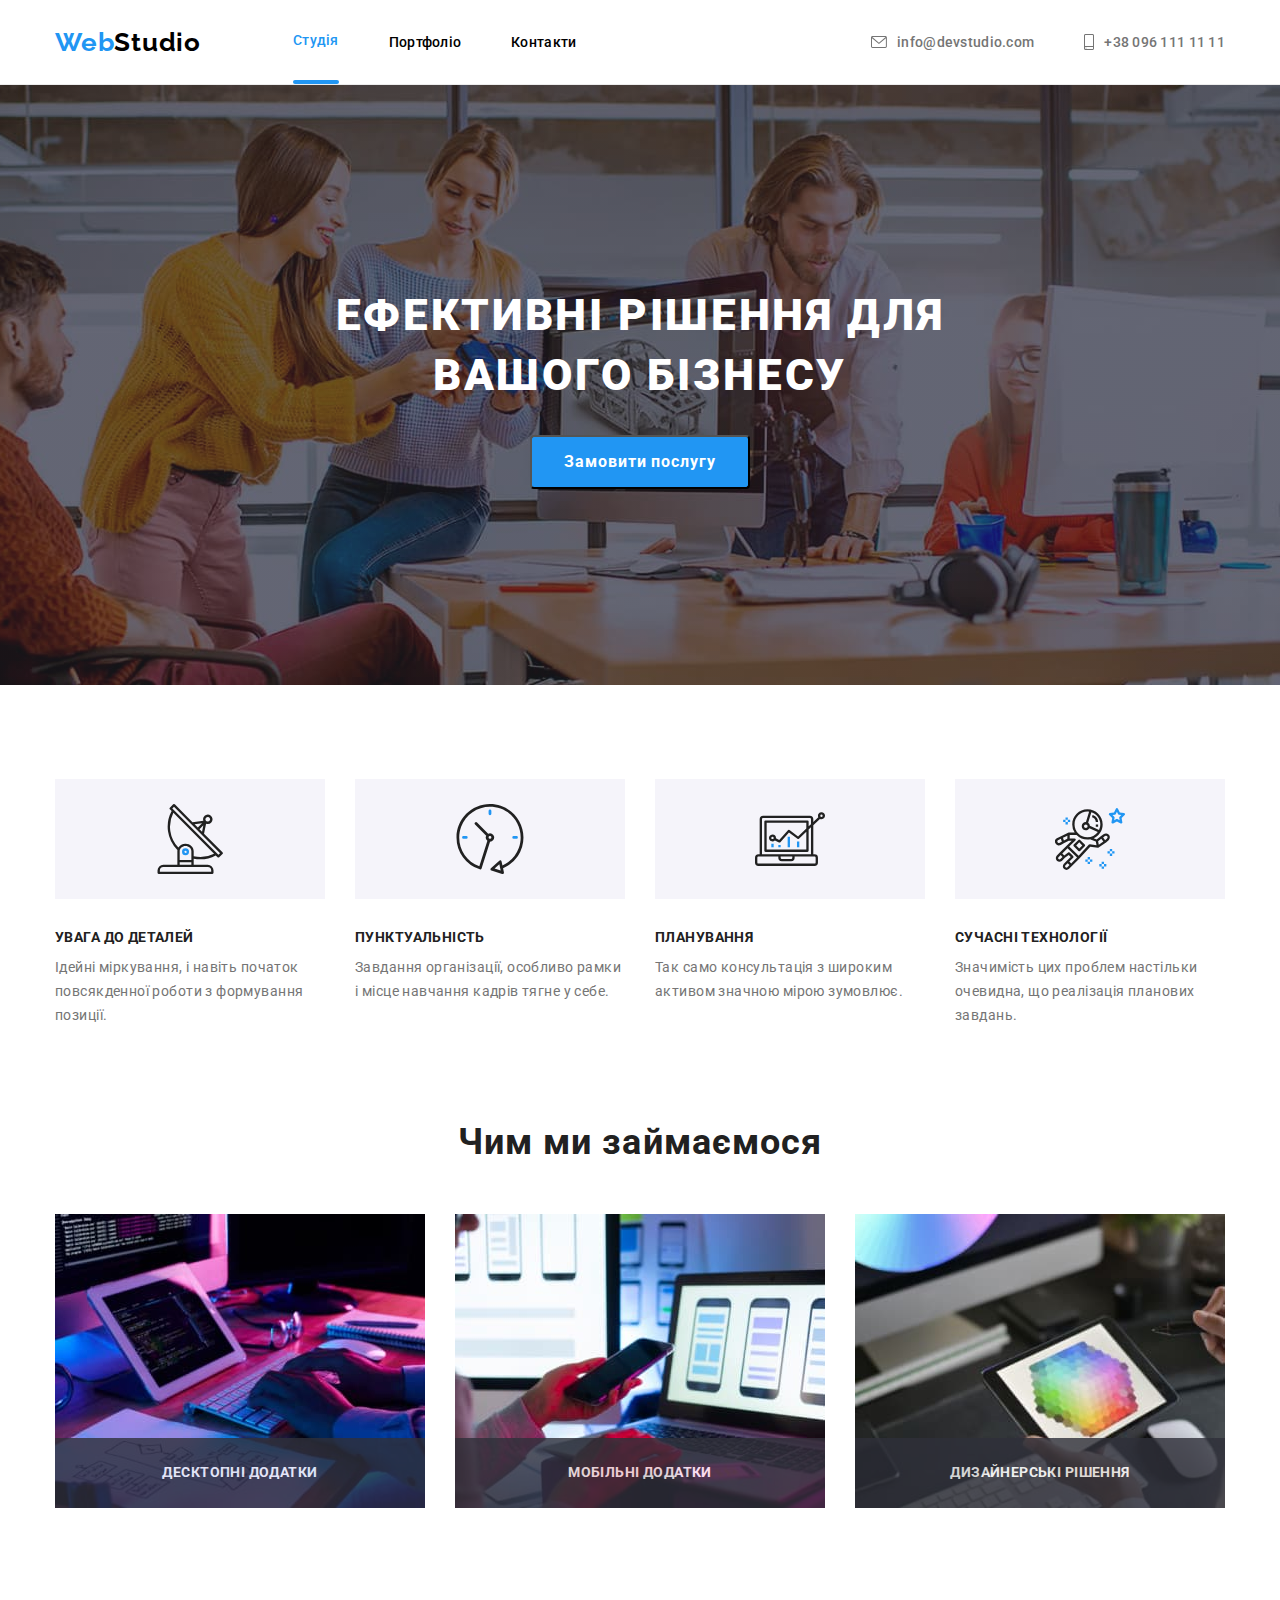
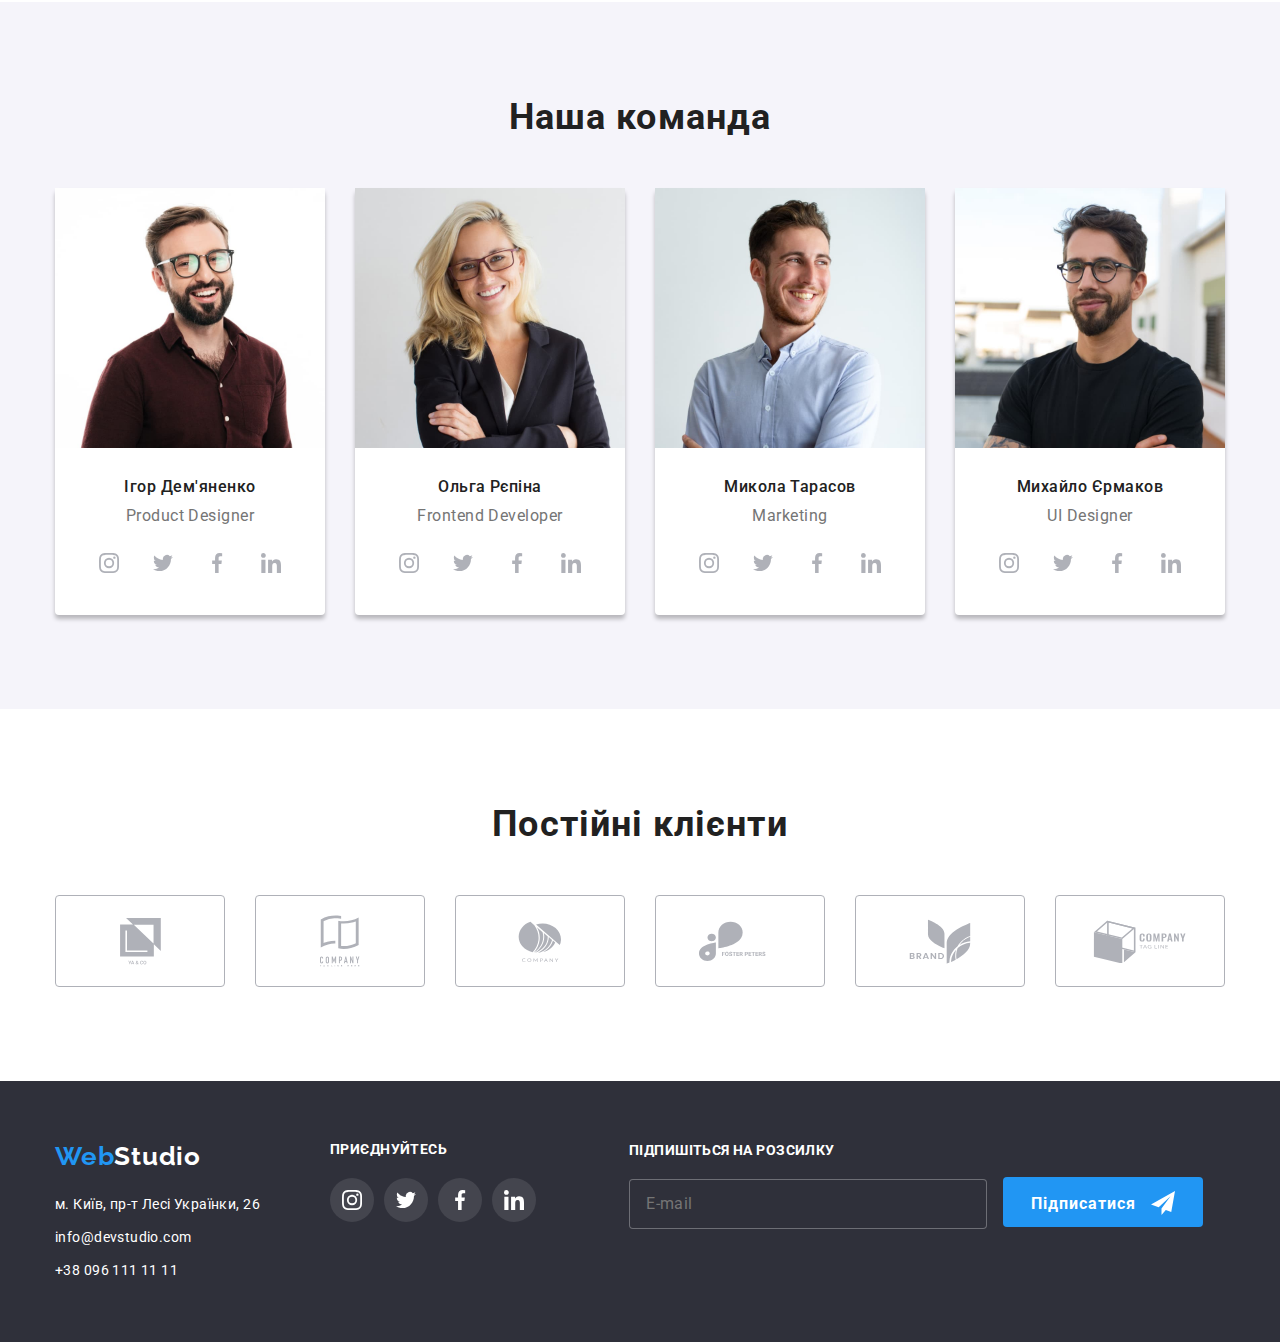
<file: index.html>
<!DOCTYPE html>
<html lang="uk">
  <head>
    <meta charset="UTF-8" />
    <meta http-equiv="X-UA-Compatible" content="IE=edge" />
    <meta name="viewport" content="width=device-width, initial-scale=1.0" />
    <title>Головна</title>
    <link rel="preconnect" href="https://fonts.googleapis.com" />
    <link rel="preconnect" href="https://fonts.gstatic.com" crossorigin />
    <link
      rel="stylesheet"
      href="https://cdnjs.cloudflare.com/ajax/libs/modern-normalize/1.1.0/modern-normalize.min.css"
    />
    <link
      href="https://fonts.googleapis.com/css2?family=Montserrat&family=Raleway:wght@700&family=Roboto:wght@400;500;700;900&display=swap"
      rel="stylesheet"
    />
    <link rel="stylesheet" href="./css/main.min.css" />
  </head>
  <body>
    <header>
      <div class="header container">
        <nav class="header-nav-box">
          <a
            class="header-logo"
            href=" https://hannayeromina.github.io/goit-markup-hw-03/"
            lang="en"
            ><span class="logo__span">Web</span>Studio</a
          >
          <ul class="header-nav-site">
            <li class="header-nav-site__list header-nav-site__list--line">
              <a class="header-nav-site__link header-nav-site__link--blue" href="./index.html">Студія</a>
            </li>
            <li class="header-nav-site__list">
              <a class="header-nav-site__link" href="./portfolio.html">Портфоліо</a>
            </li>
            <li class="header-nav-site__list">
              <a class="header-nav-site__link" href="/">Контакти</a>
            </li>
          </ul>
        </nav>
        <ul class="header-contact list">
          <li class="header-contact__list">
            <a class="header-contact__link" href="mailto:info@devstudio.com"
              ><svg width="16" height="12" class="header-contact__icon">
                <use href="./images/icons.svg#icon-envelope"></use>
              </svg>
              info@devstudio.com</a
            >
          </li>
          <li class="header-contact__list">
            <a class="header-contact__link" href="tel:+380961111111"
              ><svg width="10" height="16" class="header-contact__icon">
                <use href="./images/icons.svg#icon-smartphone"></use>
              </svg>
              +38 096 111 11 11</a
            >
          </li>
        </ul>
      </div>
    </header>
    <main>
      <section class="hero">
        <div class="container">
          <h1 class="hero__title">Ефективні рішення для вашого бізнесу</h1>
          <button data-modal-open class="hero-button" type="button">
            Замовити послугу
          </button>
        </div>
      </section>
      <section class="benefits">
        <h2 class="hidden">Переваги</h2>
        <div class="container">
          <ul class="benefits-card list">
            <li class="benefits-card__list">
              <div class="benefits-card__box">
                <svg class="benefits-card__icon">
                  <use href="./images/icons.svg#icon-antenna"></use>
                </svg>
              </div>
              <h3 class="benefits-card__title">УВАГА ДО ДЕТАЛЕЙ</h3>
              <p class="benefits-card__text">
                Ідейні міркування, і навіть початок повсякденної роботи з
                формування позиції.
              </p>
            </li>
            <li class="benefits-card__list">
              <div class="benefits-card__box">
                <svg class="benefits-card__icon">
                  <use href="./images/icons.svg#icon-watch"></use>
                </svg>
              </div>
              <h3 class="benefits-card__title">ПУНКТУАЛЬНІСТЬ</h3>
              <p class="benefits-card__text">
                Завдання організації, особливо рамки і місце навчання кадрів
                тягне у себе.
              </p>
            </li>
            <li class="benefits-card__list">
              <div class="benefits-card__box">
                <svg class="benefits-card__icon">
                  <use href="./images/icons.svg#icon-planning"></use>
                </svg>
              </div>
              <h3 class="benefits-card__title">ПЛАНУВАННЯ</h3>
              <p class="benefits-card__text">
                Так само консультація з широким активом значною мірою зумовлює.
              </p>
            </li>
            <li class="benefits-card__list">
              <div class="benefits-card__box">
                <svg class="benefits-card__icon">
                  <use href="./images/icons.svg#icon-astronaut"></use>
                </svg>
              </div>
              <h3 class="benefits-card__title">СУЧАСНІ ТЕХНОЛОГІЇ</h3>
              <p class="benefits-card__text">
                Значимість цих проблем настільки очевидна, що реалізація
                планових завдань.
              </p>
            </li>
          </ul>
        </div>
      </section>
      <section class="developments">
        <div class="container">
          <h2 class="second-title developments__title">Чим ми займаємося</h2>
          <ul class="list developments-card">
            <li class="developments-card__list">
              <img
                class="developments-card__image"
                src="./images/box1s.jpg"
                alt="Написання коду"
                width="370"
                height="294"
              />
              <p class="developments-card__text">Десктопні додатки</p>
            </li>
            <li class="developments-card__list">
              <img
                class="developments-card__image"
                src="./images/box2s.jpg"
                alt="Розробка мобільних додатків"
                width="370"
                height="294"
              />
              <p class="developments-card__text">Мобільні додатки</p>
            </li>
            <li class="developments-card__list">
              <img
                class="developments-card__image"
                src="./images/box3s.jpg"
                alt="Веб-дизайн"
                width="370"
                height="294"
              />
              <p class="developments-card__text">Дизайнерські рішення</p>
            </li>
          </ul>
        </div>
      </section>
      <section class="team">
        <div class="container">
          <h2 class="second-title">Наша команда</h2>
          <ul class="list team-card">
            <li class="team-card__list">
              <img
                class="team-card__foto"
                src="./images/foto1s.jpg"
                alt="Фотопортрет Ігоря"
                width="270"
                height="260"
              />
              <h3 class="team-card__name">Ігор Дем'яненко</h3>
              <p class="team-card__job" lang="en">Product Designer</p>
              <ul class="team-card__networks list">
                <li>
                  <a class="team-card__icon" href="/">
                    <svg width="20" height="20">
                      <use href="./images/icons.svg#icon-instagram"></use>
                    </svg>
                  </a>
                </li>
                <li>
                  <a class="team-card__icon" href="/">
                    <svg width="20" height="20">
                      <use href="./images/icons.svg#icon-twitter"></use>
                    </svg>
                  </a>
                </li>
                <li>
                  <a class="team-card__icon" href="/">
                    <svg width="20" height="20">
                      <use href="./images/icons.svg#icon-facebook"></use>
                    </svg>
                  </a>
                </li>
                <li>
                  <a class="team-card__icon" href="/">
                    <svg width="20" height="20">
                      <use href="./images/icons.svg#icon-linkedin"></use>
                    </svg>
                  </a>
                </li>
              </ul>
            </li>
            <li class="team-card__list">
              <img
                class="team-card__foto"
                src="./images/foto2s.jpg"
                alt="Фотопортрет Ольги"
                width="270"
                height="260"
              />
              <h3 class="team-card__name">Ольга Рєпіна</h3>
              <p class="team-card__job" lang="en">Frontend Developer</p>
              <ul class="team-card__networks list">
                <li>
                  <a class="team-card__icon" href="/">
                    <svg width="20" height="20">
                      <use href="./images/icons.svg#icon-instagram"></use>
                    </svg>
                  </a>
                </li>
                <li>
                  <a class="team-card__icon" href="/">
                    <svg width="20" height="20">
                      <use href="./images/icons.svg#icon-twitter"></use>
                    </svg>
                  </a>
                </li>
                <li>
                  <a class="team-card__icon" href="/">
                    <svg width="20" height="20">
                      <use href="./images/icons.svg#icon-facebook"></use>
                    </svg>
                  </a>
                </li>
                <li>
                  <a class="team-card__icon" href="/">
                    <svg width="20" height="20">
                      <use href="./images/icons.svg#icon-linkedin"></use>
                    </svg>
                  </a>
                </li>
              </ul>
            </li>
            <li class="team-card__list">
              <img
                class="team-card__foto"
                src="./images/foto3s.jpg"
                alt="Фотопортрет Миколи"
                width="270"
                height="260"
              />
              <h3 class="team-card__name">Микола Тарасов</h3>
              <p class="team-card__job" lang="en">Marketing</p>
              <ul class="team-card__networks list">
                <li>
                  <a class="team-card__icon" href="/">
                    <svg width="20" height="20">
                      <use href="./images/icons.svg#icon-instagram"></use>
                    </svg>
                  </a>
                </li>
                <li>
                  <a class="team-card__icon" href="/">
                    <svg width="20" height="20">
                      <use href="./images/icons.svg#icon-twitter"></use>
                    </svg>
                  </a>
                </li>
                <li>
                  <a class="team-card__icon" href="/">
                    <svg width="20" height="20">
                      <use href="./images/icons.svg#icon-facebook"></use>
                    </svg>
                  </a>
                </li>
                <li>
                  <a class="team-card__icon" href="/">
                    <svg width="20" height="20">
                      <use href="./images/icons.svg#icon-linkedin"></use>
                    </svg>
                  </a>
                </li>
              </ul>
            </li>
            <li class="team-card__list">
              <img
                class="team-card__foto"
                src="./images/foto4s.jpg"
                alt="Фотопортрет Михайла"
                width="270"
                height="260"
              />
              <h3 class="team-card__name">Михайло Єрмаков</h3>
              <p class="team-card__job" lang="en">UI Designer</p>
              <ul class="team-card__networks list">
                <li>
                  <a class="team-card__icon" href="/">
                    <svg width="20" height="20">
                      <use href="./images/icons.svg#icon-instagram"></use>
                    </svg>
                  </a>
                </li>
                <li>
                  <a class="team-card__icon" href="/">
                    <svg width="20" height="20">
                      <use href="./images/icons.svg#icon-twitter"></use>
                    </svg>
                  </a>
                </li>
                <li>
                  <a class="team-card__icon" href="/">
                    <svg width="20" height="20">
                      <use href="./images/icons.svg#icon-facebook"></use>
                    </svg>
                  </a>
                </li>
                <li>
                  <a class="team-card__icon" href="/">
                    <svg width="20" height="20">
                      <use href="./images/icons.svg#icon-linkedin"></use>
                    </svg>
                  </a>
                </li>
              </ul>
            </li>
          </ul>
        </div>
      </section>
      <section class="customers">
        <div class="container">
          <h2 class="second-title">Постійні клієнти</h2>
          <ul class="customers-card">
            <li class="customers-card__list">
              <a class="customers-card__link" href="/">
                <svg width="41" height="46.7">
                  <use href="./images/icons.svg#icon-client-1"></use>
                </svg>
              </a>
            </li>
            <li class="customers-card__list">
              <a class="customers-card__link" href="/">
                <svg width="40" height="52">
                  <use href="./images/icons.svg#icon-client-2"></use>
                </svg>
              </a>
            </li>
            <li class="customers-card__list">
              <a class="customers-card__link" href="/">
                <svg width="43.46" height="41.18">
                  <use href="./images/icons.svg#icon-client-3"></use>
                </svg>
              </a>
            </li>
            <li class="customers-card__list">
              <a class="customers-card__link" href="/">
                <svg width="84.44" height="40.62">
                  <use href="./images/icons.svg#icon-client-4"></use>
                </svg>
              </a>
            </li>
            <li class="customers-card__list">
              <a class="customers-card__link" href="/">
                <svg width="62.54" height="45.43">
                  <use href="./images/icons.svg#icon-client-5"></use>
                </svg>
              </a>
            </li>
            <li class="customers-card__list">
              <a class="customers-card__link" href="/">
                <svg width="93.79" height="43.93">
                  <use href="./images/icons.svg#icon-client-6"></use>
                </svg>
              </a>
            </li>
          </ul>
        </div>
      </section>
    </main>
    <footer class="footer">
      <div class="container footer-box">
        <div class="footer-box-contact">
          <a
            class="footer-logo"
            href="https://hannayeromina.github.io/goit-markup-hw-01/"
            lang="en"
            ><span class="logo__span">Web</span>Studio</a
          >
          <address>
            <ul class="list footer-contact">
              <li>
                <a
                  class="footer-contact__address"
                  href="https://goo.gl/maps/ZajisYMfi6u8uZzd6"
                  >м. Київ, пр-т Лесі Українки, 26</a
                >
              </li>
              <li>
                <a class="footer-contact__contact" href="mailto:info@devstudio.com"
                  >info@devstudio.com</a
                >
              </li>
              <li>
                <a class="footer-contact__contact" href="tel:+380961111111"
                  >+38 096 111 11 11</a
                >
              </li>
            </ul>
          </address>
        </div>
        <div class="footer-network">
          <p class="footer-network__text">приєднуйтесь</p>
          <ul class="footer-network__box list">
            <li>
              <a class="footer-network__icon" href="/">
                <svg width="20" height="20">
                  <use href="./images/icons.svg#icon-instagram"></use>
                </svg>
              </a>
            </li>
            <li>
              <a class="footer-network__icon" href="/">
                <svg width="20" height="20">
                  <use href="./images/icons.svg#icon-twitter"></use>
                </svg>
              </a>
            </li>
            <li>
              <a class="footer-network__icon" href="/">
                <svg width="20" height="20">
                  <use href="./images/icons.svg#icon-facebook"></use>
                </svg>
              </a>
            </li>
            <li>
              <a class="footer-network__icon" href="/">
                <svg width="20" height="20">
                  <use href="./images/icons.svg#icon-linkedin"></use>
                </svg>
              </a>
            </li>
          </ul>
        </div>
        <div>
          <form name="form-footer">
            <div class="footer-form">
              <label class="footer-form__label" for="email-footer"
                >Підпишіться на розсилку</label
              >
              <input
                class="footer-form__input"
                type="email"
                name="email-footer"
                id="email-footer"
                placeholder="E-mail"
              />
            </div>
            <button class="footer-button" type="submit">
              Підписатися
              <svg class="footer-button__icon" width="24" height="24">
                <use href="./images/icons.svg#icon-send"></use>
              </svg>
            </button>
          </form>
        </div>
      </div>
    </footer>
    <div class="backdrop is-hidden" data-modal>
      <div class="modal">
        <button class="button-modal" data-modal-close>
          <img src="./images/vector.png" alt="Закрити" />
        </button>
        <form class="form-modal" name="form-modal">
          <p class="form-modal__text">Залиште свої дані, ми вам передзвонимо</p>
          <label class="form-modal__label" for="name">Ім'я</label>
          <div class="form-modal__box">
            <input class="form-modal__input" type="text" name="name" id="name" />
            <svg class="form-modal__icon" width="18" height="18">
              <use href="./images/icons.svg#icon-person"></use>
            </svg>
          </div>
          <label class="form-modal__label" for="tel">Телефон</label>
          <div class="form-modal__box">
            <input class="form-modal__input" type="tel" name="tel" id="tel" />
            <svg class="form-modal__icon" width="18" height="18">
              <use href="./images/icons.svg#icon-phone"></use>
            </svg>
          </div>
          <label class="form-modal__label" for="email">Пошта</label>
          <div class="form-modal__box">
            <input class="form-modal__input" type="email" name="email" id="email" />
            <svg class="form-modal__icon" width="18" height="18">
              <use href="./images/icons.svg#icon-vector"></use>
            </svg>
          </div>
          <label class="form-modal__label" for="comment">Коментар</label>
          <textarea
            class="form-modal__comment"
            name="comment"
            id="comment"
            placeholder="Введіть текст"
          ></textarea>
          <label class="form-modal__agreement"
            ><input
              class="form-modal__checkbox"
              type="checkbox"
              name="agreement"
              value="agreement"
            />
            <span class="form-modal__span"></span>
            Погоджуюся з розсилкою та приймаю
            <a class="form-modal__link" href="/">Умови договору</a></label
          >
          <button class="form-button" type="submit">Відправити</button>
        </form>
      </div>
    </div>
    <script src="./js/modal.js"></script>
  </body>
</html>
</file>
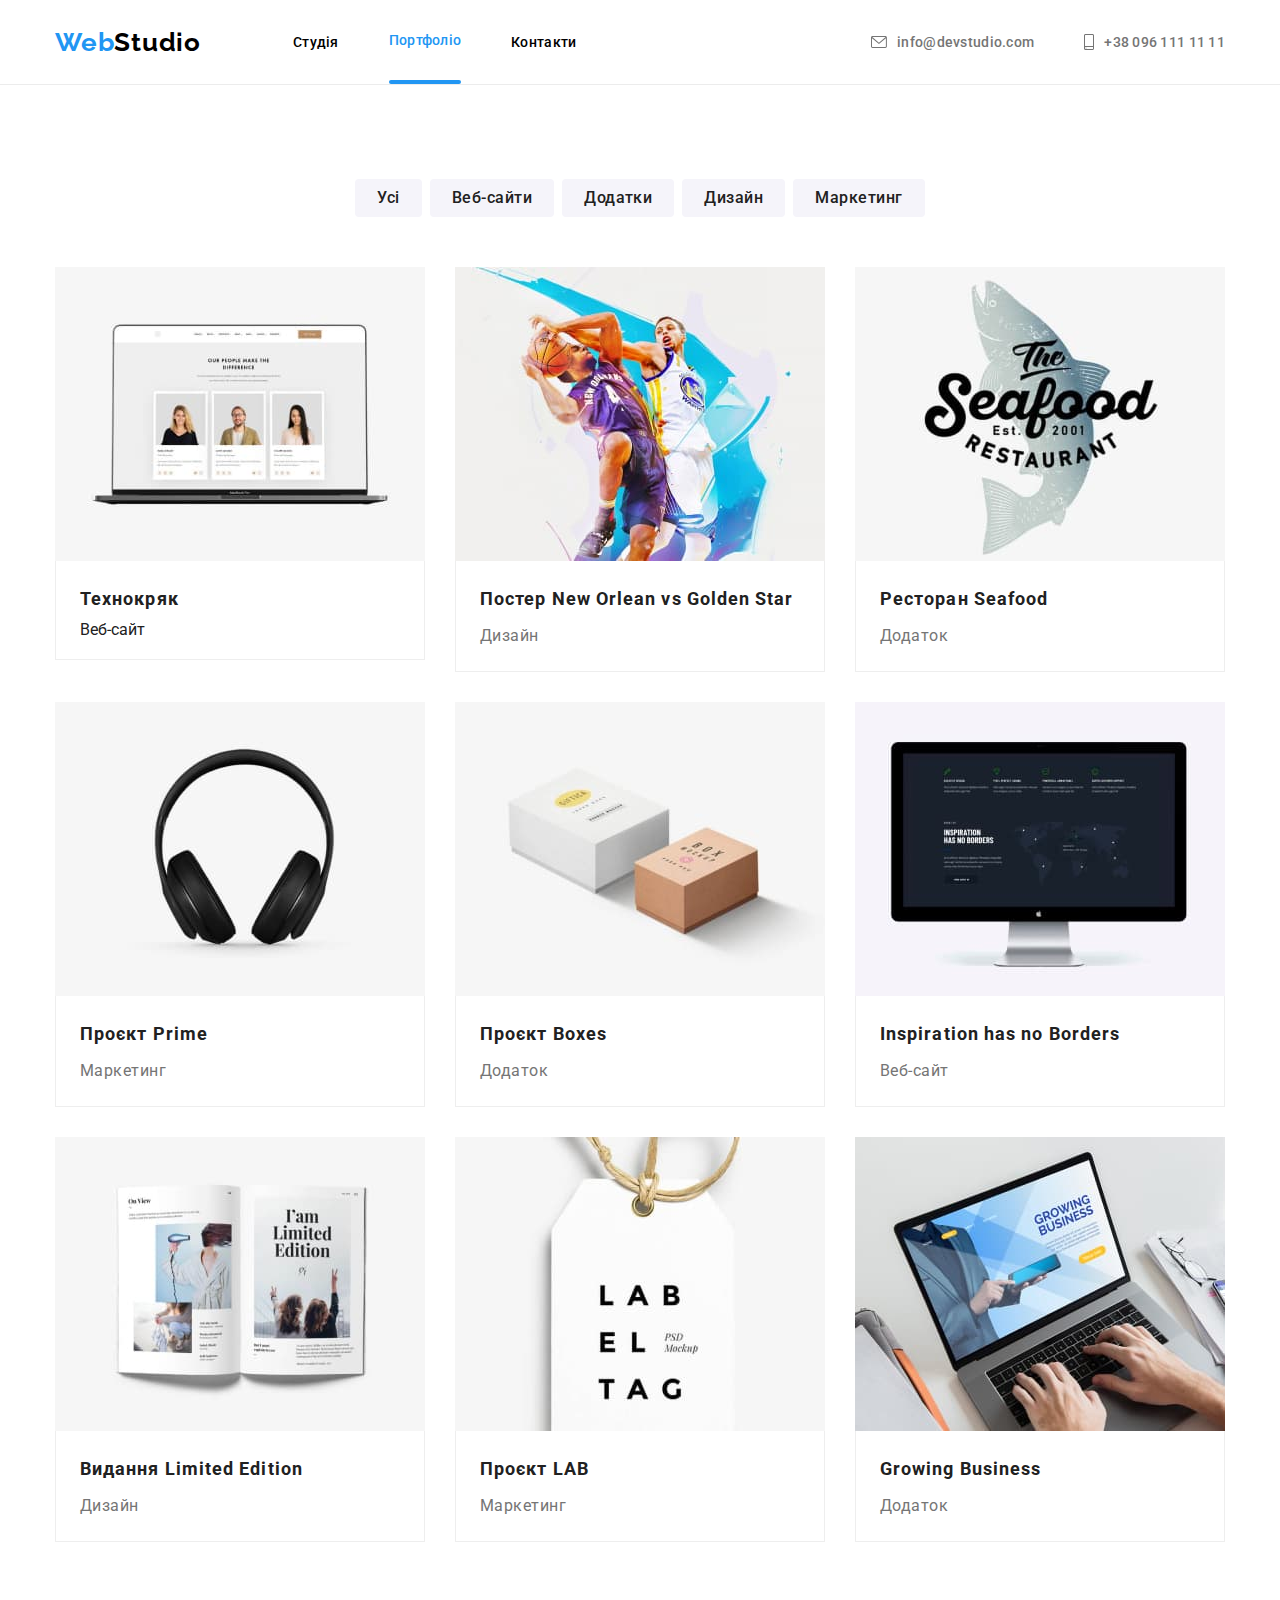
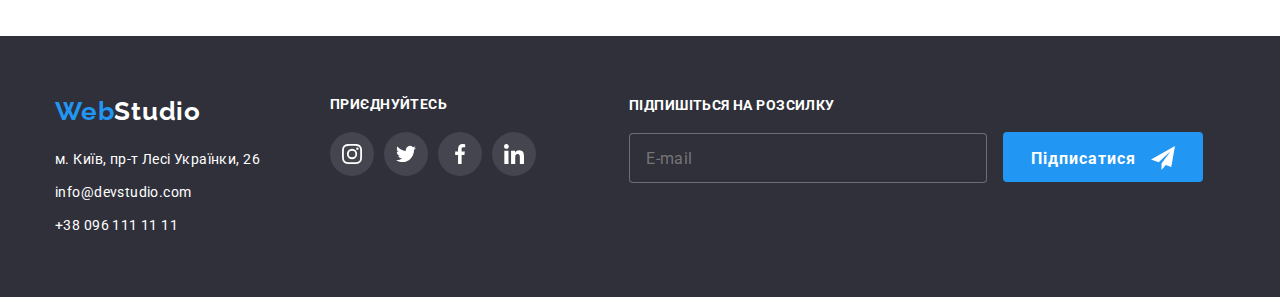
<file: portfolio.html>
<!DOCTYPE html>
<html lang="uk">
  <head>
    <meta charset="UTF-8" />
    <meta http-equiv="X-UA-Compatible" content="IE=edge" />
    <meta name="viewport" content="width=device-width, initial-scale=1.0" />
    <title>Портфоліо</title>
    <link rel="preconnect" href="https://fonts.googleapis.com" />
    <link rel="preconnect" href="https://fonts.gstatic.com" crossorigin />
    <link
      rel="stylesheet"
      href="https://cdnjs.cloudflare.com/ajax/libs/modern-normalize/1.1.0/modern-normalize.min.css"
    />
    <link
      href="https://fonts.googleapis.com/css2?family=Montserrat&family=Raleway:wght@700&family=Roboto:wght@400;500;700;900&display=swap"
      rel="stylesheet"
    />
    <link rel="stylesheet" href="./css/main.min.css" />
  </head>
  <body>
    <header>
      <div class="header container">
        <nav class="header-nav-box">
          <a
            class="header-logo"
            href=" https://hannayeromina.github.io/goit-markup-hw-03/"
            lang="en"
            ><span class="logo__span">Web</span>Studio</a
          >
          <ul class="header-nav-site">
            <li class="header-nav-site__list">
              <a class="header-nav-site__link" href="./index.html">Студія</a>
            </li>
            <li class="header-nav-site__list header-nav-site__list--line">
              <a class="header-nav-site__link header-nav-site__link--blue" href="./portfolio.html">Портфоліо</a>
            </li>
            <li class="header-nav-site__list">
              <a class="header-nav-site__link" href="/">Контакти</a>
            </li>
          </ul>
        </nav>
        <ul class="header-contact list">
          <li class="header-contact__list">
            <a class="header-contact__link" href="mailto:info@devstudio.com"
              ><svg width="16" height="12" class="header-contact__icon">
                <use href="./images/icons.svg#icon-envelope"></use>
              </svg>
              info@devstudio.com</a
            >
          </li>
          <li class="header-contact__list">
            <a class="header-contact__link" href="tel:+380961111111"
              ><svg width="10" height="16" class="header-contact__icon">
                <use href="./images/icons.svg#icon-smartphone"></use>
              </svg>
              +38 096 111 11 11</a
            >
          </li>
        </ul>
      </div>
    </header>
    <main>
      <section class="portfolio-section">
        <div class="container">
          <ul class="list portfolio-nav">
            <li class="portfolio-nav__list">
              <button class="portfolio-nav__button" type="button">Усі</button>
            </li>
            <li class="portfolio-nav__list">
              <button class="portfolio-nav__button" type="button">Веб-сайти</button>
            </li>
            <li class="portfolio-nav__list">
              <button class="portfolio-nav__button" type="button">Додатки</button>
            </li>
            <li class="portfolio-nav__list">
              <button class="portfolio-nav__button" type="button">Дизайн</button>
            </li>
            <li class="portfolio-nav__list">
              <button class="portfolio-nav__button" type="button">Маркетинг</button>
            </li>
          </ul>
          <ul class="list portfolio-gallery">
            <li class="portfolio-card">
              <a class="portfolio-card__link" href="/">
                <div class="portfolio-card__overlay">
                  <img
                    class="portfolio-card__images"
                    src="./images/img1.jpg"
                    alt="Ноутбук"
                    width="370"
                    height="294"
                  />
                  <div class="portfolio-card__text">
                    <p>
                      Ресурс пропонує комплексні пропозиції з різним рівнем
                      функціоналу та сервісів. Все це дозволить відвідувачу
                      отримати вичерпні відомості про компанію чи приватну
                      особу.
                    </p>
                  </div>
                </div>
                <div class="portfolio-card__border">
                  <h3 class="portfolio-card__title">Технокряк</h3>
                  <p class="paragraph-portfolio">Веб-сайт</p>
                </div>
              </a>
            </li>
            <li class="portfolio-card">
              <a class="portfolio-card__link" href="/">
                <div class="portfolio-card__overlay">
                  <img
                    class="portfolio-card__images"
                    src="./images/img2.jpg"
                    alt="Баскетболісти"
                    width="370"
                    height="294"
                  />
                  <div class="portfolio-card__text">
                    <p>
                      Ресурс пропонує комплексні пропозиції з різним рівнем
                      функціоналу та сервісів. Все це дозволить відвідувачу
                      отримати вичерпні відомості про компанію чи приватну
                      особу.
                    </p>
                  </div>
                </div>
                <div class="portfolio-card__border">
                  <h3 class="portfolio-card__title">
                    Постер New Orlean vs Golden Star
                  </h3>
                  <p class="portfolio-card__paragraph">Дизайн</p>
                </div>
              </a>
            </li>
            <li class="portfolio-card">
              <a class="portfolio-card__link" href="/">
                <div class="portfolio-card__overlay">
                  <img
                    class="portfolio-card__images"
                    src="./images/img3.jpg"
                    alt="Логотип ресторана"
                    width="370"
                    height="294"
                  />
                  <div class="portfolio-card__text">
                    <p>
                      Ресурс пропонує комплексні пропозиції з різним рівнем
                      функціоналу та сервісів. Все це дозволить відвідувачу
                      отримати вичерпні відомості про компанію чи приватну
                      особу.
                    </p>
                  </div>
                </div>
                <div class="portfolio-card__border">
                  <h3 class="portfolio-card__title">Ресторан Seafood</h3>
                  <p class="portfolio-card__paragraph">Додаток</p>
                </div>
              </a>
            </li>
            <li class="portfolio-card">
              <a class="portfolio-card__link" href="/">
                <div class="portfolio-card__overlay">
                  <img
                    class="portfolio-card__images"
                    src="./images/img4.jpg"
                    alt="Навушники"
                    width="370"
                    height="294"
                  />
                  <div class="portfolio-card__text">
                    <p>
                      Ресурс пропонує комплексні пропозиції з різним рівнем
                      функціоналу та сервісів. Все це дозволить відвідувачу
                      отримати вичерпні відомості про компанію чи приватну
                      особу.
                    </p>
                  </div>
                </div>
                <div class="portfolio-card__border">
                  <h3 class="portfolio-card__title">Проєкт Prime</h3>
                  <p class="portfolio-card__paragraph">Маркетинг</p>
                </div>
              </a>
            </li>
            <li class="portfolio-card">
              <a class="portfolio-card__link" href="/">
                <div class="portfolio-card__overlay">
                  <img
                    class="portfolio-card__images"
                    src="./images/img5.jpg"
                    alt="Дві коробки"
                    width="370"
                    height="294"
                  />
                  <div class="portfolio-card__text">
                    <p>
                      Ресурс пропонує комплексні пропозиції з різним рівнем
                      функціоналу та сервісів. Все це дозволить відвідувачу
                      отримати вичерпні відомості про компанію чи приватну
                      особу.
                    </p>
                  </div>
                </div>
                <div class="portfolio-card__border">
                  <h3 class="portfolio-card__title">Проєкт Boxes</h3>
                  <p class="portfolio-card__paragraph">Додаток</p>
                </div>
              </a>
            </li>
            <li class="portfolio-card">
              <a class="portfolio-card__link" href="/">
                <div class="portfolio-card__overlay">
                  <img
                    class="portfolio-card__images"
                    src="./images/img6.jpg"
                    alt="Монітор компьютера"
                    width="370"
                    height="294"
                  />
                  <div class="portfolio-card__text">
                    <p>
                      Ресурс пропонує комплексні пропозиції з різним рівнем
                      функціоналу та сервісів. Все це дозволить відвідувачу
                      отримати вичерпні відомості про компанію чи приватну
                      особу.
                    </p>
                  </div>
                </div>
                <div class="portfolio-card__border">
                  <h3 class="portfolio-card__title">Inspiration has no Borders</h3>
                  <p class="portfolio-card__paragraph">Веб-сайт</p>
                </div>
              </a>
            </li>
            <li class="portfolio-card">
              <a class="portfolio-card__link" href="/">
                <div class="portfolio-card__overlay">
                  <img
                    class="portfolio-card__images"
                    src="./images/img7.jpg"
                    alt="Відкрита книга"
                    width="370"
                    height="294"
                  />
                  <div class="portfolio-card__text">
                    <p>
                      Ресурс пропонує комплексні пропозиції з різним рівнем
                      функціоналу та сервісів. Все це дозволить відвідувачу
                      отримати вичерпні відомості про компанію чи приватну
                      особу.
                    </p>
                  </div>
                </div>
                <div class="portfolio-card__border">
                  <h3 class="portfolio-card__title">Видання Limited Edition</h3>
                  <p class="portfolio-card__paragraph">Дизайн</p>
                </div>
              </a>
            </li>
            <li class="portfolio-card">
              <a class="portfolio-card__link" href="/">
                <div class="portfolio-card__overlay">
                  <img
                    class="portfolio-card__images"
                    src="./images/img8.jpg"
                    alt="Бірка"
                    width="370"
                    height="294"
                  />
                  <div class="portfolio-card__text">
                    <p>
                      Ресурс пропонує комплексні пропозиції з різним рівнем
                      функціоналу та сервісів. Все це дозволить відвідувачу
                      отримати вичерпні відомості про компанію чи приватну
                      особу.
                    </p>
                  </div>
                </div>
                <div class="portfolio-card__border">
                  <h3 class="portfolio-card__title">Проєкт LAB</h3>
                  <p class="portfolio-card__paragraph">Маркетинг</p>
                </div>
              </a>
            </li>
            <li class="portfolio-card">
              <a class="portfolio-card__link" href="/">
                <div class="portfolio-card__overlay">
                  <img
                    class="portfolio-card__images"
                    src="./images/img9.jpg"
                    alt="Користувач за ноутбуком"
                    width="370"
                    height="294"
                  />
                  <div class="portfolio-card__text">
                    <p>
                      Ресурс пропонує комплексні пропозиції з різним рівнем
                      функціоналу та сервісів. Все це дозволить відвідувачу
                      отримати вичерпні відомості про компанію чи приватну
                      особу.
                    </p>
                  </div>
                </div>
                <div class="portfolio-card__border">
                  <h3 class="portfolio-card__title">Growing Business</h3>
                  <p class="portfolio-card__paragraph">Додаток</p>
                </div>
              </a>
            </li>
          </ul>
        </div>
      </section>
    </main>
    <footer class="footer">
      <div class="container footer-box">
        <div class="footer-box-contact">
          <a
            class="footer-logo"
            href="https://hannayeromina.github.io/goit-markup-hw-01/"
            lang="en"
            ><span class="logo__span">Web</span>Studio</a
          >
          <address>
            <ul class="list footer-contact">
              <li>
                <a
                  class="footer-contact__address"
                  href="https://goo.gl/maps/ZajisYMfi6u8uZzd6"
                  >м. Київ, пр-т Лесі Українки, 26</a
                >
              </li>
              <li>
                <a class="footer-contact__contact" href="mailto:info@devstudio.com"
                  >info@devstudio.com</a
                >
              </li>
              <li>
                <a class="footer-contact__contact" href="tel:+380961111111"
                  >+38 096 111 11 11</a
                >
              </li>
            </ul>
          </address>
        </div>
        <div class="footer-network">
          <p class="footer-network__text">приєднуйтесь</p>
          <ul class="footer-network__box list">
            <li>
              <a class="footer-network__icon" href="/">
                <svg width="20" height="20">
                  <use href="./images/icons.svg#icon-instagram"></use>
                </svg>
              </a>
            </li>
            <li>
              <a class="footer-network__icon" href="/">
                <svg width="20" height="20">
                  <use href="./images/icons.svg#icon-twitter"></use>
                </svg>
              </a>
            </li>
            <li>
              <a class="footer-network__icon" href="/">
                <svg width="20" height="20">
                  <use href="./images/icons.svg#icon-facebook"></use>
                </svg>
              </a>
            </li>
            <li>
              <a class="footer-network__icon" href="/">
                <svg width="20" height="20">
                  <use href="./images/icons.svg#icon-linkedin"></use>
                </svg>
              </a>
            </li>
          </ul>
        </div>
        <div>
          <form name="form-footer">
            <div class="footer-form">
              <label class="footer-form__label" for="email-footer"
                >Підпишіться на розсилку</label
              >
              <input
                class="footer-form__input"
                type="email"
                name="email-footer"
                id="email-footer"
                placeholder="E-mail"
              />
            </div>
            <button class="footer-button" type="submit">
              Підписатися
              <svg class="footer-button__icon" width="24" height="24">
                <use href="./images/icons.svg#icon-send"></use>
              </svg>
            </button>
          </form>
        </div>
      </div>
    </footer>
  </body>
</html>
</file>
<file: css/main.min.css>
body{background-color:#fff;font-family:Roboto,sans-serif;color:#212121}html{box-sizing:border-box}h1,h2,h3,p,ul{margin:0 0;padding:0 0}li{list-style-type:none}.container{width:1200px;margin:0 auto;padding:0 15px}.hidden{display:none}.list{list-style:none;margin:0;padding:0}.benefits{padding-top:94px}.benefits-card{display:flex}.benefits-card .benefits-card__list:not(:last-child){margin-right:30px}.benefits-card__box{display:flex;justify-content:center;align-items:center;width:270px;height:120px;background-color:#f5f4fa;margin-bottom:30px}.benefits-card__icon{width:70px;height:70px}.benefits-card__title{font-weight:700;font-size:14px;line-height:16.41px;letter-spacing:.03em;margin-bottom:10px}.benefits-card__text{font-size:14px;line-height:24px;letter-spacing:.03em;color:#757575}.customers{margin:0;padding-top:94px;padding-bottom:94px}.customers-card{display:flex}.customers-card__list{margin-right:30px}.customers-card__list:last-child{margin-right:0}.customers-card__link{display:flex;justify-content:center;align-items:center;border:1px solid #afb1b8;border-radius:4px;width:170px;height:92px;fill:#afb1b8;transition:border-color 250ms cubic-bezier(0.4, 0, 0.2, 1),fill 250ms cubic-bezier(0.4, 0, 0.2, 1)}.customers-card__link:hover{border-color:#2196f3;fill:#2196f3}.developments{padding:94px 0}.developments__title{margin-bottom:50px}.second-title{text-align:center;font-weight:700;font-size:36px;line-height:42.19px;letter-spacing:.03em;margin-bottom:50px}.developments-card{display:flex;position:relative}.developments-card__list{width:370px;margin-right:30px}.developments-card__list:last-child{margin-right:0}.developments-card__image{display:block;max-width:100%;height:auto}.developments-card__text{position:absolute;display:flex;bottom:0;font-weight:700;font-size:14px;line-height:16.41px;letter-spacing:.03em;text-transform:uppercase;width:370px;height:70px;background-color:#2f303a;color:#fff;align-items:center;justify-content:center;opacity:.8}.footer{display:flex;background-color:#2f303a;margin:auto;padding-top:60px;padding-bottom:60px}.footer-box{display:flex}.footer-box-contact{margin-right:70px}.footer-logo{font-family:Raleway;font-weight:700;text-decoration:none;color:#fff;font-size:26px;line-height:30.52px;letter-spacing:.03em;display:inline-block;margin:0 0;margin-bottom:20px}.footer-contact li{margin-bottom:9px}.footer-contact li:last-child{margin-bottom:0}.footer-contact__address{font-size:14px;line-height:24px;letter-spacing:.03em;color:#fff;text-decoration:none;font-style:normal;margin-bottom:9px;transition:color 250ms cubic-bezier(0.4, 0, 0.2, 1)}.footer-contact__address:hover{color:#2196f3}.footer-contact__contact{font-size:14px;line-height:24px;letter-spacing:.03em;color:#fff;text-decoration:none;font-style:normal;margin-bottom:9px;transition:color 250ms cubic-bezier(0.4, 0, 0.2, 1)}.footer-contact__contact:last-child{margin-bottom:0}.footer-contact__contact:hover{color:#2196f3}.footer-network__text{color:#fff;font-weight:700;line-height:16.41px;letter-spacing:.03em;font-size:14px;text-transform:uppercase;margin-bottom:20px}.footer-network{margin-right:93px}.footer-network__box{display:flex;justify-content:center;gap:10px}.footer-network__icon{display:flex;justify-content:center;align-items:center;width:44px;height:44px;border-radius:50%;fill:#fff;background-color:rgba(255,255,255,.1);transition:background-color 250ms cubic-bezier(0.4, 0, 0.2, 1)}.footer-network__icon:hover{background-color:#2196f3}.footer-form{width:358px;display:inline-block;margin-right:12px}.footer-form__label{display:inline-block;font-weight:700;font-size:14px;line-height:16.41px;letter-spacing:.03em;text-transform:uppercase;color:#fff;margin-bottom:20px}.footer-form__input{font-weight:400;font-size:16px;line-height:20px;letter-spacing:.03em;color:rgba(255,255,255,.6);width:358px;height:50px;border-radius:4px;border:1px solid rgba(255,255,255,.3);padding-left:16px;padding-bottom:15px;padding-top:15px;background-color:#2f303a;transition:border-color 250ms cubic-bezier(0.4, 0, 0.2, 1)}.footer-form__input:focus{outline:none;border-color:#2196f3}.footer-button{width:200px;height:50px;font-weight:700;font-size:16px;line-height:30px;letter-spacing:.06em;color:#fff;align-items:center;background:#2196f3;border-radius:4px;border:0;cursor:pointer}.footer-button__icon{position:relative;top:6px;margin-left:10px;fill:#fff}.form-modal__text{line-height:1.15;font-weight:700;font-size:20px;letter-spacing:.03em;text-align:center;margin-bottom:12px}.form-modal__label{display:block;margin-bottom:4px;font-weight:400;font-size:12px;line-height:14.06px;letter-spacing:.01em;color:#757575}.form-modal__box{position:relative;margin-bottom:10px}.form-modal__input{width:448px;height:40px;padding-left:42px;border:1px solid rgba(33,33,33,.2);border-radius:4px;transition:border-color 250ms cubic-bezier(0.4, 0, 0.2, 1);cursor:pointer}.form-modal__input:hover,.form-modal__input:focus,.form-modal__input:focus-visible{outline:none;border-color:#2196f3}.form-modal__input:hover~.form-modal__icon,.form-modal__input:focus~.form-modal__icon{fill:#2196f3}.form-modal__icon{position:absolute;left:12px;top:11px;fill:#212121;pointer-events:none;transition:fill 250ms cubic-bezier(0.4, 0, 0.2, 1)}.form-modal__comment{display:block;margin-bottom:20px;padding:12px 16px;width:448px;height:120px;resize:none;border:1px solid rgba(33,33,33,.2);border-radius:4px;cursor:pointer;transition:border-color 250ms cubic-bezier(0.4, 0, 0.2, 1)}.form-modal__comment:focus,.form-modal__comment:focus-visible{outline:none;border-color:#2196f3}.form-modal__agreement{display:flex;align-items:center;justify-content:center;font-weight:400;font-size:14px;line-height:24px;letter-spacing:.03em;color:#757575;margin-bottom:30px}.form-modal__checkbox{-webkit-appearance:none;-moz-appearance:none;appearance:none;display:block;margin-right:8.38px}.form-modal__span{display:inline-block;width:16px;height:15px;margin-right:7px;border-radius:1px;background-repeat:no-repeat;background-position:50% 50%;border:1px solid #212121}.form-modal__checkbox:checked+.form-modal__span{border:none;background-color:#2196f3;background-image:url("../images/check.svg")}.form-modal__link{font-weight:400;font-size:14px;line-height:24px;letter-spacing:.03em;color:#2196f3}.form-button{display:block;margin:0 auto;width:200px;height:50px;border:none;border-radius:4px;background-color:#2196f3;font-weight:700;font-size:16px;line-height:30px;letter-spacing:.06em;color:#fff;cursor:pointer}.backdrop{position:fixed;top:0;left:0;width:100%;height:100%;background-color:rgba(0,0,0,.2);opacity:1;transition:opacity 250ms cubic-bezier(0.4, 0, 0.2, 1)}.backdrop.is-hidden{opacity:0;pointer-events:none}.backdrop.is-hidden.modal{transform:translate(-50%, -50%) scale(0.9)}.modal{position:absolute;padding:40px 40px;top:50%;left:50%;width:528px;height:581px;background-color:#fff;transform:translate(-50%, -50%) scale(1);transition:transform 250ms cubic-bezier(0.4, 0, 0.2, 1)}.button-modal{cursor:pointer;position:absolute;right:8px;top:8px;width:30px;height:30px;color:#000;border-radius:50%;border-color:rgba(0,0,0,.1)}.header-contact{display:flex;justify-content:flex-end;margin-left:auto}.header-contact__list{margin-right:50px}.header-contact__list:last-child{margin-right:0}.header-contact__link{display:block;padding:32px 0;font-weight:500;font-size:14px;line-height:16.41px;letter-spacing:.02em;text-decoration:none;color:#757575;fill:#757575;display:flex;align-items:center;transition:color 250ms cubic-bezier(0.4, 0, 0.2, 1),fill 250ms cubic-bezier(0.4, 0, 0.2, 1)}.header-contact__link:hover{color:#2196f3;fill:#2196f3}.header-contact__icon{margin-right:10px}.header-logo{margin:0 0;font-family:Raleway;font-weight:700;color:#000;text-decoration:none;font-size:26px;line-height:30.52px;letter-spacing:.03em;width:145px}.logo__span{color:#2196f3}.header-nav-site{display:flex;align-items:center;margin:0 0;margin-left:93px}.header-nav-site__list{margin-right:50px}.header-nav-site__list:last-child{margin-right:0}.header-nav-site__list--line::after{content:"";display:block;background-color:#2196f3;height:4px;cursor:pointer;border-radius:2px}.header-nav-site__link{position:relative;display:block;padding:32px 0;font-weight:500;font-size:14px;line-height:16px;letter-spacing:.02em;text-decoration:none;color:#000;transition:color 250ms cubic-bezier(0.4, 0, 0.2, 1)}.header-nav-site__link:hover{color:#2196f3}.header-nav-site__link--blue{color:#2196f3}header{border-bottom:1px solid #ececec}.header{display:flex;align-items:center;justify-content:space-between}.header-nav-box{display:flex;align-items:center}.hero{background-color:#2f303a;background-image:linear-gradient(to right, rgba(47, 48, 58, 0.4), rgba(47, 48, 58, 0.4)),url(../images/hero.jpg);max-width:1600px;height:600px;margin:0px auto;padding:200px 0;background-repeat:no-repeat;background-position:center}.hero__title{font-weight:900;font-size:44px;line-height:60px;letter-spacing:.06em;text-align:center;width:696px;margin-left:auto;margin-right:auto;margin-bottom:30px;color:#fff;text-transform:uppercase}.hero-button{display:block;padding:10px 32px;margin:0 auto;font-weight:700;line-height:30px;font-size:16px;letter-spacing:.06em;color:#fff;background-color:#2196f3;cursor:pointer;border-radius:4px}.portfolio-gallery{display:flex;flex-wrap:wrap}.portfolio-card{width:370px;margin-right:30px;margin-bottom:30px}.portfolio-card:nth-child(3n){margin-right:0}.portfolio-card:nth-last-child(-n+3){margin-bottom:0}.portfolio-card__link{text-decoration:none;color:inherit;display:block;box-shadow:none;transition:box-shadow 250ms cubic-bezier(0.4, 0, 0.2, 1)}.portfolio-card__link:hover{box-shadow:0px 4px 4px rgba(0,0,0,.25)}.portfolio-card__link:hover .portfolio-card__text{transform:translatey(0)}.portfolio-card__overlay{position:relative;overflow:hidden}.portfolio-card__images{display:block;max-width:100%;height:auto}.portfolio-card__text{position:absolute;top:0;width:370px;height:294px;cursor:pointer;background-color:rgba(33,150,243,.9);transform:translatey(100%);transition:transform 250ms cubic-bezier(0.4, 0, 0.2, 1)}.portfolio-card__text>p{font-weight:400;font-size:18px;line-height:28px;letter-spacing:.03em;color:#fff;padding-top:61px;padding-left:24px}.portfolio-card__border{border-left:1px solid #eee;border-right:1px solid #eee;border-bottom:1px solid #eee;padding:20px 24px}.portfolio-card__title{font-weight:700;font-size:18px;line-height:36px;letter-spacing:.06em;margin-bottom:4px}.portfolio-card__paragraph{font-size:16px;line-height:30px;letter-spacing:.03em;color:#757575}.portfolio-section{padding-top:94px;padding-bottom:94px}.portfolio-nav{display:flex;justify-content:center;margin-bottom:50px}.portfolio-nav__list{margin-right:8px}.portfolio-nav__list:last-child{margin-right:0px}.portfolio-nav__button{font-family:inherit;font-weight:500;line-height:26px;font-size:16px;letter-spacing:.03em;text-decoration:none;color:#212121;background-color:#f5f4fa;box-sizing:0;border:none;cursor:pointer;border-radius:4px;padding:6px 22px;transition:color 250ms cubic-bezier(0.4, 0, 0.2, 1),background-color 250ms cubic-bezier(0.4, 0, 0.2, 1),box-shadow 250ms cubic-bezier(0.4, 0, 0.2, 1)}.portfolio-nav__button:hover{color:#fff;background-color:#2196f3;box-shadow:0px 4px rgba(0,0,0,.25)}.portfolio-nav__button:focus{box-shadow:0px 4px rgba(0,0,0,.25)}.team{padding:94px 0;background-color:#f5f4fa}.team-card{display:flex}.team-card__list{width:270px;margin-right:30px;background-color:#fff;border-radius:4px;box-shadow:0px 4px 4px rgba(0,0,0,.25)}.team-card__list:last-child{margin-right:0}.team-card__foto{display:block;max-width:100%;height:auto}.team-card__name{font-weight:500;font-size:16px;line-height:18.75px;letter-spacing:.03em;text-align:center;padding-top:30px;margin-bottom:10px}.team-card__job{line-height:18.75px;font-size:16px;letter-spacing:.03em;color:#757575;text-align:center;margin-bottom:16px}.team-card__networks{display:flex;justify-content:center;padding-bottom:30px;gap:10px}.team-card__icon{display:flex;justify-content:center;align-items:center;width:44px;height:44px;outline:1px solid #fff;border-radius:50%;fill:#afb1b8;transition:background-color 250ms cubic-bezier(0.4, 0, 0.2, 1),fill 250ms cubic-bezier(0.4, 0, 0.2, 1)}.team-card__icon:hover{background-color:#2196f3;fill:#fff}/*# sourceMappingURL=main.min.css.map */
</file>
